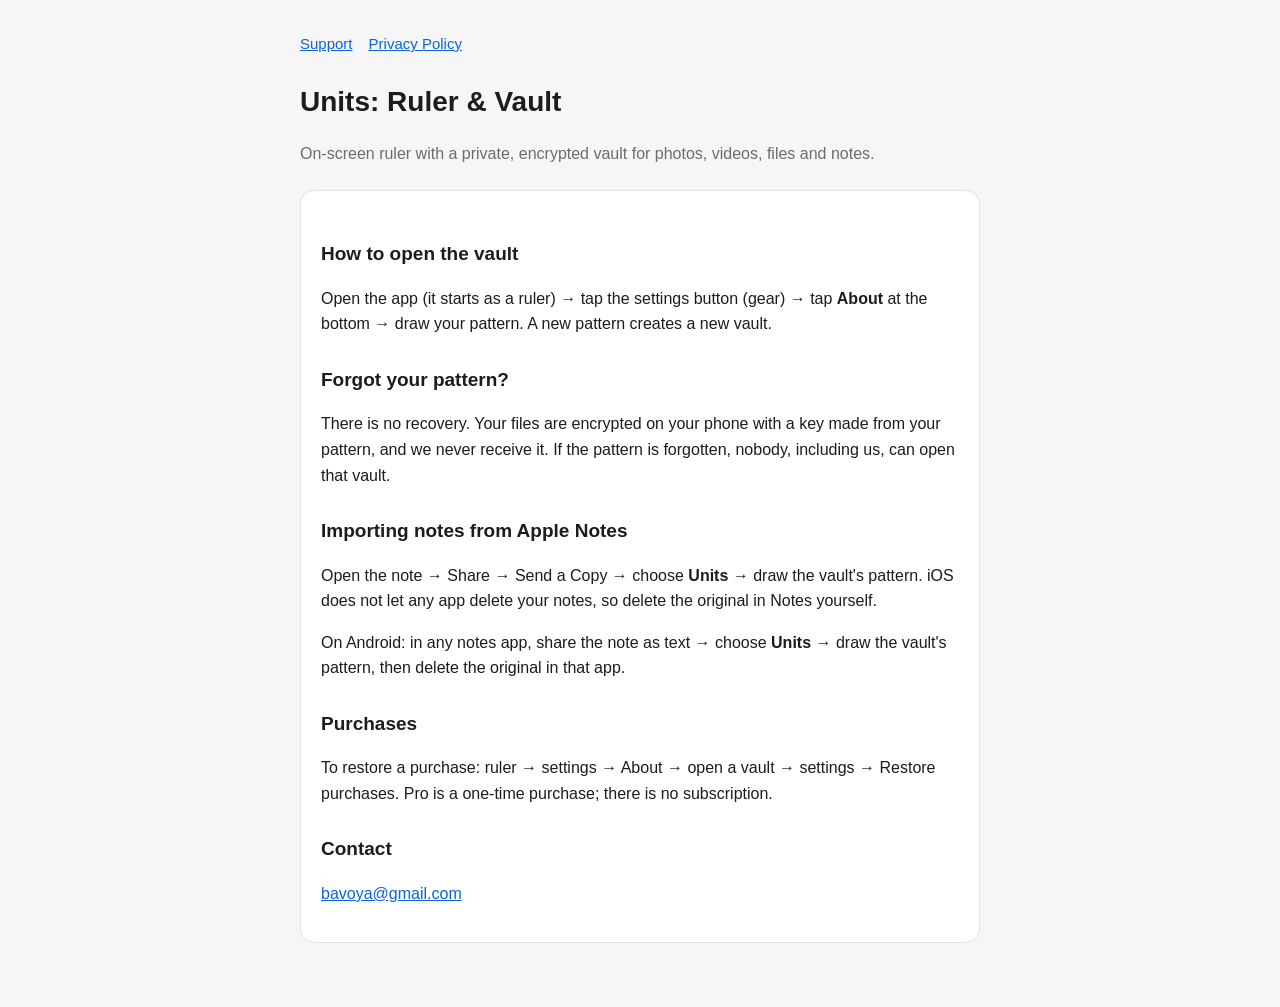
<file: index.html>
<!doctype html>
<html lang="en"><head><meta charset="utf-8"><meta name="viewport" content="width=device-width,initial-scale=1">
<title>Units: Ruler &amp; Vault — Support</title><link rel="stylesheet" href="style.css"></head>
<body><main>
<nav><a href="./">Support</a><a href="privacy.html">Privacy Policy</a></nav>
<h1>Units: Ruler &amp; Vault</h1>
<p class="muted">On-screen ruler with a private, encrypted vault for photos, videos, files and notes.</p>

<section>
<h2>How to open the vault</h2>
<p>Open the app (it starts as a ruler) → tap the settings button (gear) → tap <strong>About</strong> at the bottom → draw your pattern. A new pattern creates a new vault.</p>
<h2>Forgot your pattern?</h2>
<p>There is no recovery. Your files are encrypted on your phone with a key made from your pattern, and we never receive it. If the pattern is forgotten, nobody, including us, can open that vault.</p>
<h2>Importing notes from Apple Notes</h2>
<p>Open the note → Share → Send a Copy → choose <strong>Units</strong> → draw the vault's pattern. iOS does not let any app delete your notes, so delete the original in Notes yourself.</p>
<p>On Android: in any notes app, share the note as text → choose <strong>Units</strong> → draw the vault's pattern, then delete the original in that app.</p>
<h2>Purchases</h2>
<p>To restore a purchase: ruler → settings → About → open a vault → settings → Restore purchases. Pro is a one-time purchase; there is no subscription.</p>
<h2>Contact</h2>
<p><a href="mailto:bavoya@gmail.com">bavoya@gmail.com</a></p>
</section>

</main></body></html>
</file>
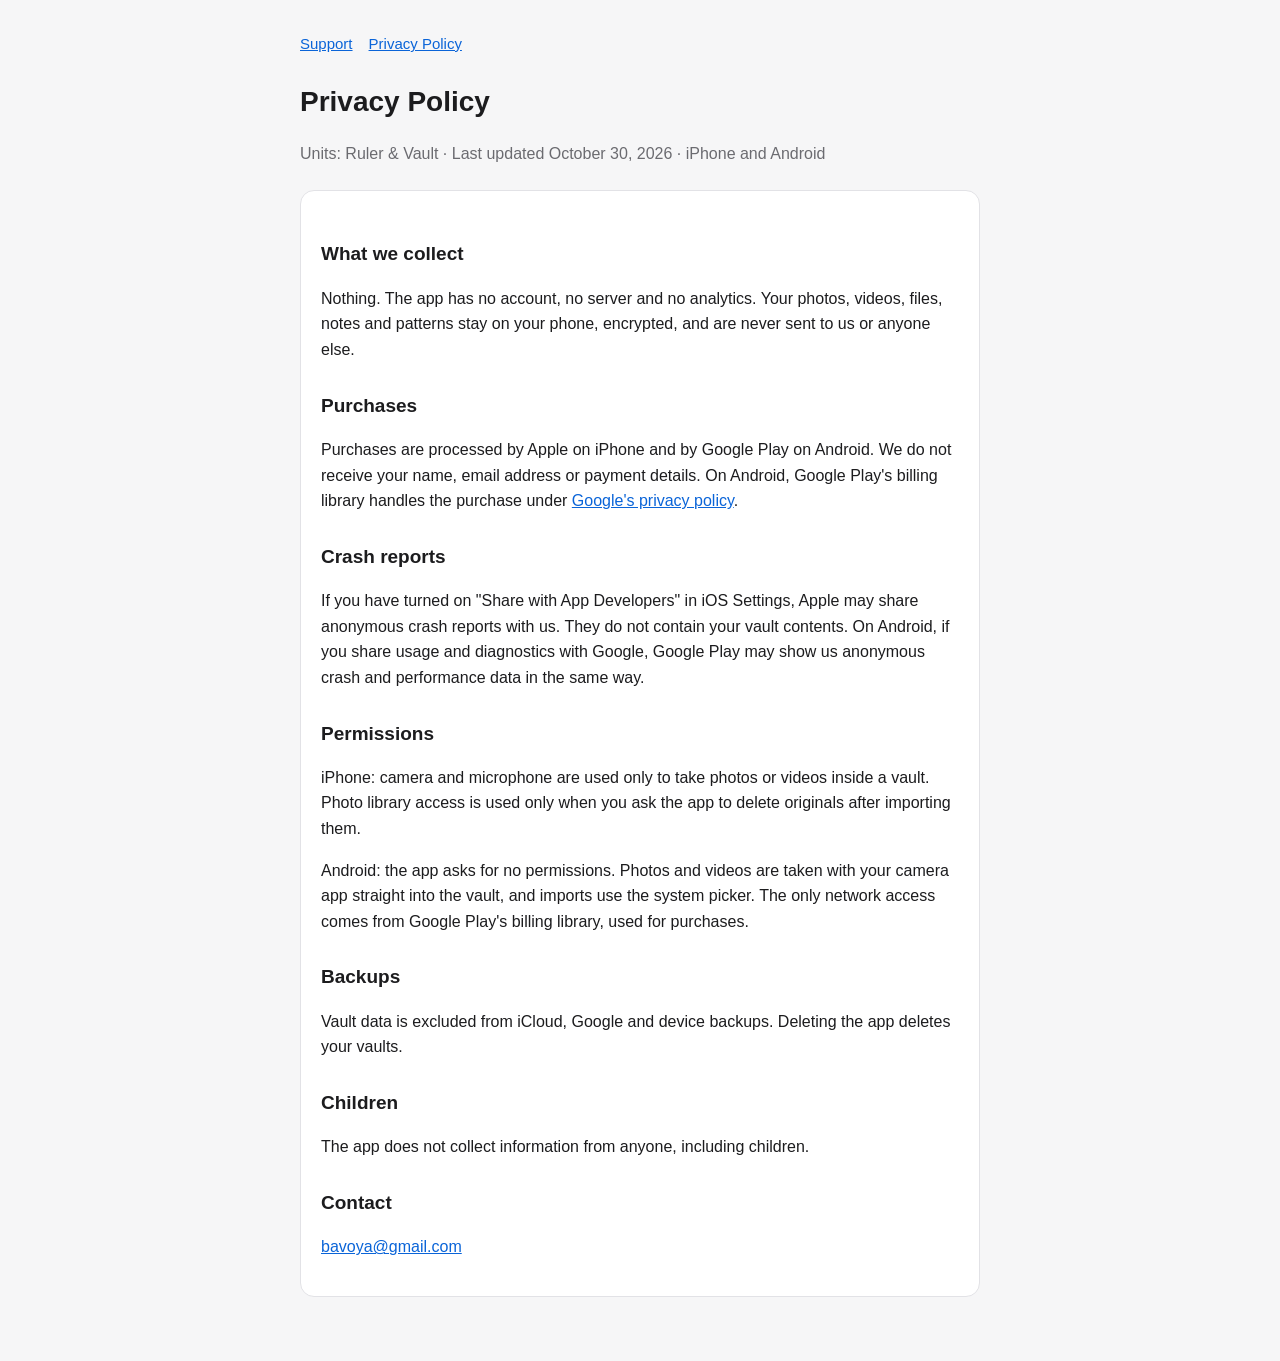
<file: privacy.html>
<!doctype html>
<html lang="en"><head><meta charset="utf-8"><meta name="viewport" content="width=device-width,initial-scale=1">
<title>Units: Ruler &amp; Vault — Privacy Policy</title><link rel="stylesheet" href="style.css"></head>
<body><main>
<nav><a href="./">Support</a><a href="privacy.html">Privacy Policy</a></nav>
<h1>Privacy Policy</h1>
<p class="muted">Units: Ruler &amp; Vault · Last updated October 30, 2026 · iPhone and Android</p>

<section>
<h2>What we collect</h2>
<p>Nothing. The app has no account, no server and no analytics. Your photos, videos, files, notes and patterns stay on your phone, encrypted, and are never sent to us or anyone else.</p>
<h2>Purchases</h2>
<p>Purchases are processed by Apple on iPhone and by Google Play on Android. We do not receive your name, email address or payment details. On Android, Google Play's billing library handles the purchase under <a href="https://policies.google.com/privacy">Google's privacy policy</a>.</p>
<h2>Crash reports</h2>
<p>If you have turned on "Share with App Developers" in iOS Settings, Apple may share anonymous crash reports with us. They do not contain your vault contents. On Android, if you share usage and diagnostics with Google, Google Play may show us anonymous crash and performance data in the same way.</p>
<h2>Permissions</h2>
<p>iPhone: camera and microphone are used only to take photos or videos inside a vault. Photo library access is used only when you ask the app to delete originals after importing them.</p>
<p>Android: the app asks for no permissions. Photos and videos are taken with your camera app straight into the vault, and imports use the system picker. The only network access comes from Google Play's billing library, used for purchases.</p>
<h2>Backups</h2>
<p>Vault data is excluded from iCloud, Google and device backups. Deleting the app deletes your vaults.</p>
<h2>Children</h2>
<p>The app does not collect information from anyone, including children.</p>
<h2>Contact</h2>
<p><a href="mailto:bavoya@gmail.com">bavoya@gmail.com</a></p>
</section>

</main></body></html>
</file>
<file: style.css>
:root{--bg:#f6f6f7;--fg:#1c1c1e;--muted:#6b6b70;--card:#fff;--rule:#e2e2e6}
@media (prefers-color-scheme:dark){:root{--bg:#141415;--fg:#ececef;--muted:#9a9aa0;--card:#1f1f21;--rule:#333336}}
body{margin:0;background:var(--bg);color:var(--fg);font:16px/1.6 -apple-system,BlinkMacSystemFont,"Apple SD Gothic Neo",sans-serif}
main{max-width:680px;margin:0 auto;padding:32px 16px 64px}
h1{font-size:28px;margin:0 0 8px}h2{font-size:19px;margin:28px 0 6px}
p,li{color:var(--fg)}.muted{color:var(--muted)}a{color:#0a64d8}
nav{display:flex;gap:16px;flex-wrap:wrap;margin-bottom:24px;font-size:15px}
section{background:var(--card);border:1px solid var(--rule);border-radius:14px;padding:20px;margin-top:24px}
</file>
